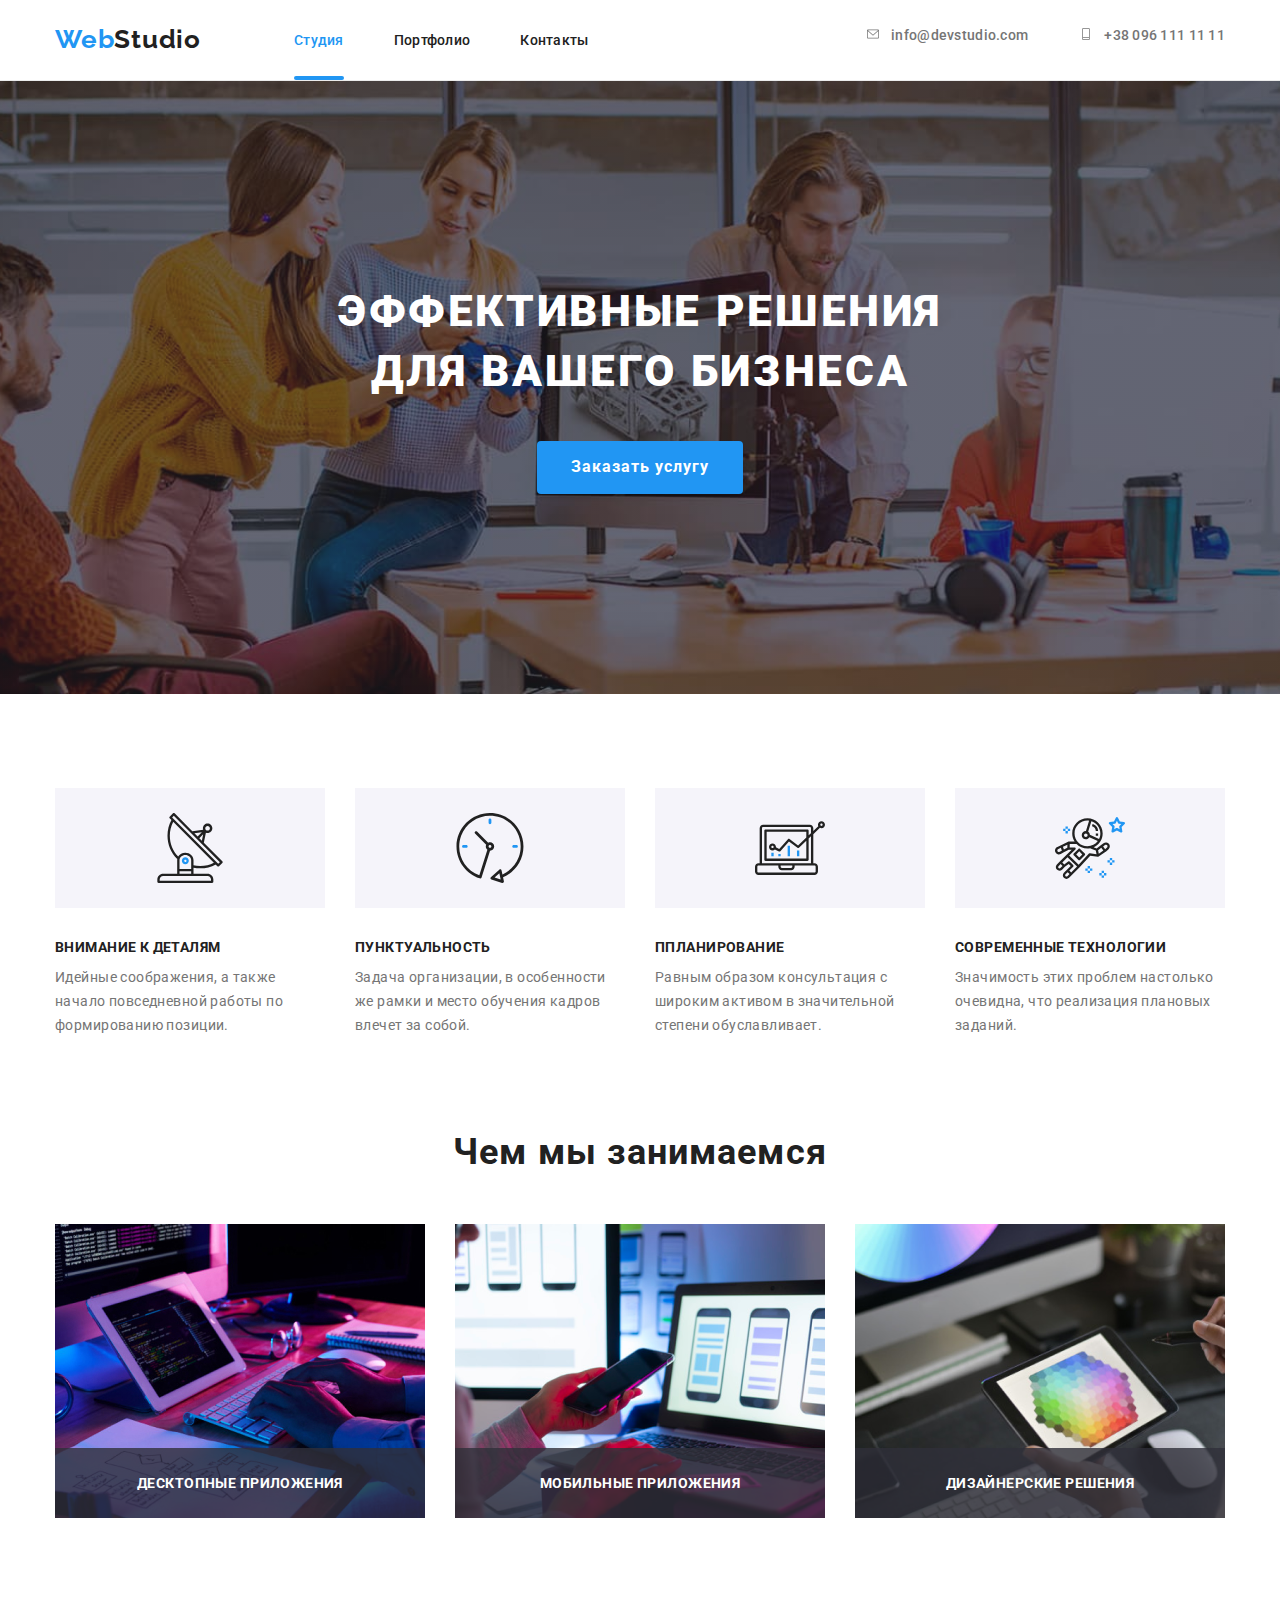
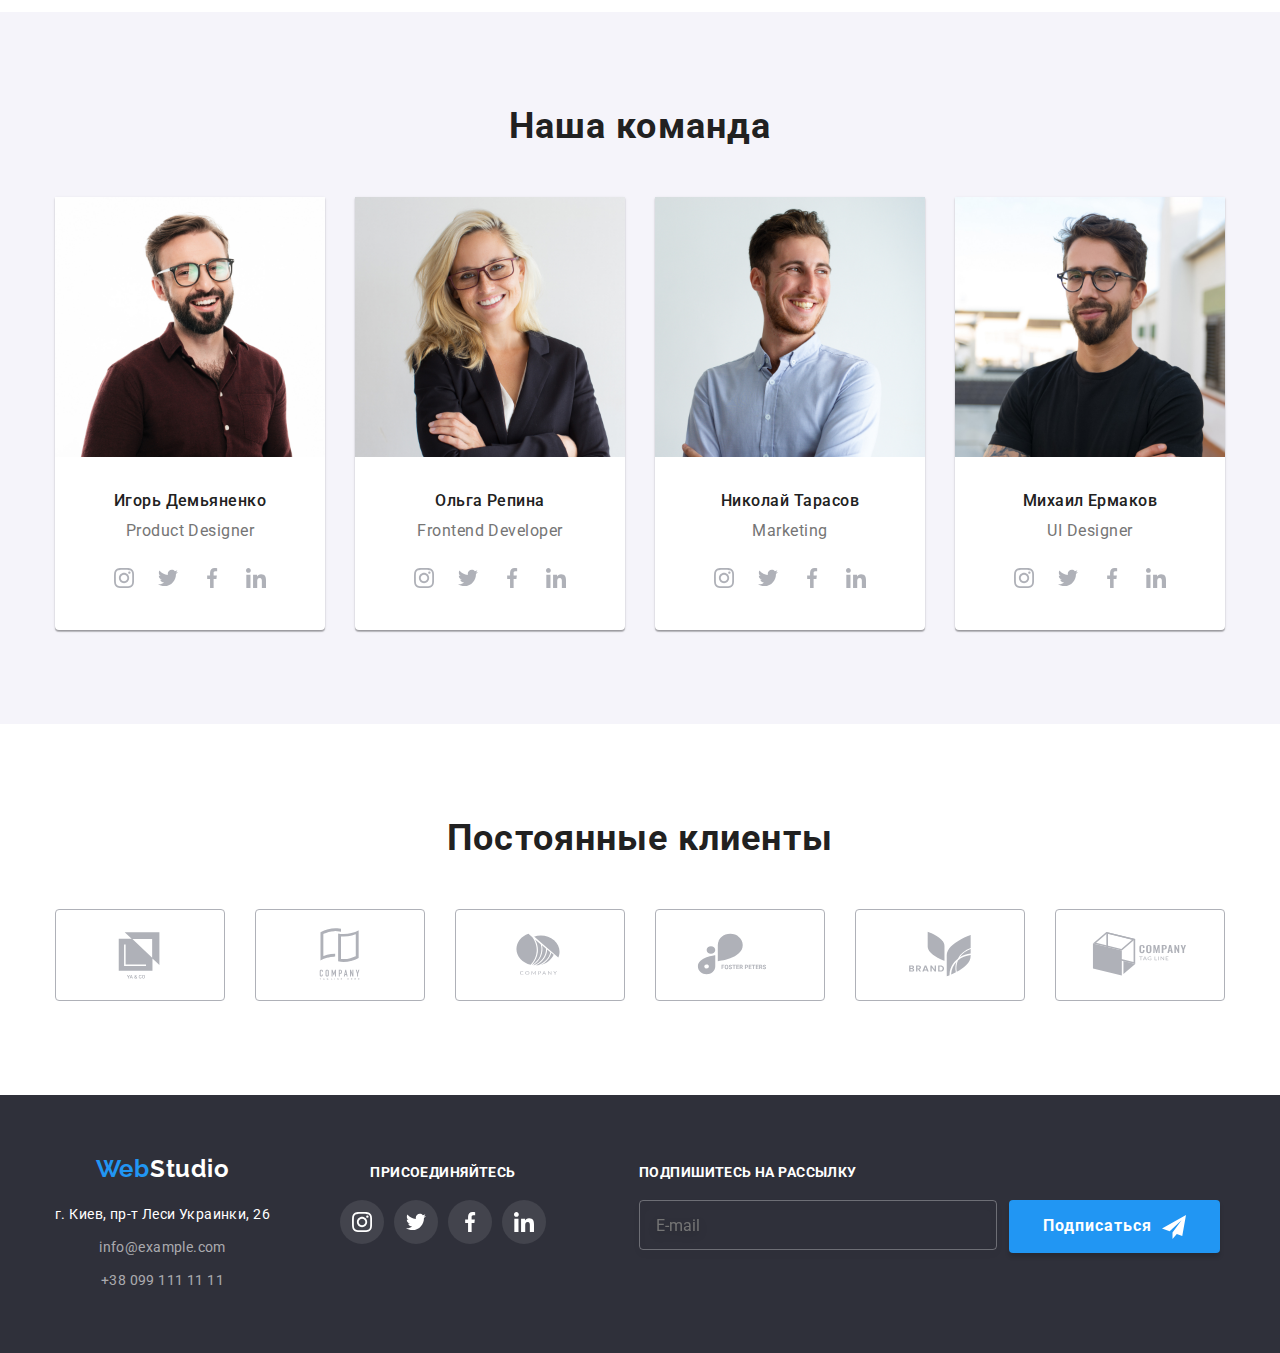
<file: index.html>
<!DOCTYPE html>
<html lang="en">
  <head>
    <meta charset="UTF-8" />
    <meta http-equiv="X-UA-Compatible" content="IE=edge" />
    <meta name="viewport" content="width=device-width, initial-scale=1.0" />
    <title>Document</title>
    <link rel="stylesheet" href="https://cdnjs.cloudflare.com/ajax/libs/modern-normalize/1.1.0/modern-normalize.min.css">
     <link
      rel="stylesheet"
      href="https://cdnjs.cloudflare.com/ajax/libs/animate.css/4.1.1/animate.min.css"
  />
    <!-- <link rel="stylesheet" href="css/styles.css"> -->
    <link rel="stylesheet" href="./css/main.css">
    <link href="https://fonts.googleapis.com/css2?family=Raleway:wght@700&family=Roboto:wght@400;500;700;900&display=swap" rel="stylesheet">
  </head>
  <body class="body">
    <header class="header">
      <div class="container header-container">
      <a class="logo text-list" href="">Web<span class="logo-web">Studio</span></a>
      <button class="menu-mob-open-button" type="button" >
           <svg class="mob-menu-open-icon button-burger" width="40" height="40">
        <use class="" href="./imeges/icons/symbol-defs.svg#icon-menu_mob-open22"></use>
      </svg>
      </button>
      <nav>
        <ul class="site-nav list">
          <li class="site-nav__item"><a href="index.html" class="site-nav__link current text-list">Студия</a></li>
          <li class="site-nav__item"><a href="portfoliol.html" class="site-nav__link text-list">Портфолио</a></li>
          <li class="site-nav__item"><a href="" class="site-nav__link text-list">Контакты</a></li>
        </ul>
      </nav>
      <ul class="connect list ">
        <li class="connect__item">
          <a href="mailto:info@devstudio.com" class="connect__link text-list">
            <svg class="connect__icon" width="16" height="12">
                      <use href="./imeges/icons/symbol-defs.svg#icon-envelope"></use>
            </svg>info@devstudio.com</a>
        </li>
        <li class="connect__item">
          <a href="tel:+380961111111" class="connect__link text-list">
               <svg class="connect__icon" width="16" height="12">
                      <use href="./imeges/icons/symbol-defs.svg#icon-Vector"></use>
               </svg>+38 096 111 11 11
          </a>
        </li>
      </ul>
    </div>

    
    <div class=" mob-menu is-hidden ">
      
      
      
<button type="button" class="menu-close-button">
            <svg class="button-burger" width="40" height="40">
                      <use class="icon-open-mobile" href="./imeges/icons/symbol-defs.svg#icon-close_40px-1"></use>
            </svg>
           </button>          

        <ul class="site-nav-menu list">
          <li class="mob-items"><a href="index.html" class="site-nav-menu-item current text-list">Студия</a></li>
          <li class="mob-items"><a href="portfoliol.html" class="site-nav-menu-item text-list">Портфолио</a></li>
          <li class="mob-items"><a href="" class="site-nav-menu-item text-list">Контакты</a></li>
        </ul>

      <div class="bot-men-wrap">
        <div class="">
        <ul class="mob-connect list ">
        <li class="mob-connect-item">
          <a href="tel:+380961111111" class="mob-connect-link text-list">+38 096 111 11 11</a>
        </li>

        <li class="mob-connect-item">
          <a href="mailto:info@devstudio.com" class="mob-connect-email text-list">info@devstudio.com</a>
        </li>

       
      </ul>

      <ul class="mob-soc list">
             <li class="mob-soc-item">
                <a class="mob-soc-link" href="">Instagram</a>
              </li>

              <li class="mob-soc-item">
                <a class="mob-soc-link" href="">Twitter</a>
              </li>

              <li class="mob-soc-item">
                <a class="mob-soc-link" href="">Facebook</a>
              </li>
              </li>

              <li class="mob-soc-item">
                <a class="mob-soc-link" href="">linkedin</a>
              </li>
            </ul>
            </div>
          </div>


        
    </div>

    </header>

    <!-- maine container -->
    
    <main>
      
      <!-- Hero -->
      <section class="hero">
        <div class="container">
        <h1 class="hero__title">ЭФФЕКТИВНЫЕ РЕШЕНИЯ ДЛЯ ВАШЕГО БИЗНЕСА</h1>
        <button type="button" class="btn button " data-modal-open>Заказать услугу</button>
        </div>
      </section>
      <!-- Переваги --> 
    <section class="features"> 
       <div class="container"> 
        <ul class="features-list list">
          <li class="features__item">
            <div class="icons__block">
                    <svg class="features__icon" width="70" height="70">
                      <use href="./imeges/icons/symbol-defs.svg#icon-antenna"></use>
                    </svg>
            </div>
            <h3 class="features__title">ВНИМАНИЕ К ДЕТАЛЯМ</h3>
            <p class="features__descriotion">
              Идейные соображения, а также начало повседневной работы по
              формированию позиции.
            </p>
          </li>
          <li class="features__item">
            <div class="icons__block">
              <svg class="features__icon" width="70" height="70">
                      <use href="./imeges/icons/symbol-defs.svg#icon-clock"></use>
              </svg> 
            </div>
            <h3 class="features__title">ПУНКТУАЛЬНОСТЬ</h3>
            <p class="features__descriotion">
              Задача организации, в особенности же рамки и место обучения кадров
              влечет за собой.
            </p>
          </li>
          <li class="features__item">
            <div class="icons__block">
              <svg class="features__icon" width="70" height="70">
                      <use href="./imeges/icons/symbol-defs.svg#icon-diagram"></use>
              </svg>
            </div> 
            <h3 class="features__title">ППЛАНИРОВАНИЕ</h3>
            <p class="features__descriotion">
              Равным образом консультация с широким активом в значительной
              степени обуславливает.
            </p>
          </li>
          <li class="features__item">
            <div class="icons__block">
                    <svg class="features__icon" width="70" height="70">
                      <use href="./imeges/icons/symbol-defs.svg#icon-astronaut"></use>
                    </svg>
            </div>
            <h3 class="features__title">СОВРЕМЕННЫЕ ТЕХНОЛОГИИ</h3>
            <p class="features__descriotion">
              Значимость этих проблем настолько очевидна, что реализация
              плановых заданий.
            </p>
          </li>
        </ul>
      </div> 
      </section>
  
      <!-- чем мы занимаэмся -->
   <section class="works-section">
       <div class="container">  
        <h2 class="works__title">Чем мы занимаемся</h2>
        <ul class="works__list list">
          
          <li class="works__elements">
              <img src="imeges/1.jpg" alt="набираэ на клавыатурі" width="370"/>
              <p class="works-sec__title">Десктопные приложения</p>
          </li>
          <li class="works__elements">
            <img src="imeges/2.png" alt="теелфон  ноут бук"  width="370" />
            <p class="works-sec__title">Мобильные приложения</p>
            
          </li>
          <li class="works__elements">
            <img src="imeges/3.png" alt="планшет екран" width="370" />
            <p class="works-sec__title">Дизайнерские решения</p>
          </li>
        </ul>
    </div>
   </section> 

   
      <!-- наша команда -->
     <section class="team">
      <div class="container">
        <h2 class="team__title">Наша команда</h2>
        <ul class="team__list list">

         
          <li class="team__elements">
           
          <picture>
                  <source srcset="./imeges/igor.jpg 1x,
                  ./imeges/igor2x.jpg 2x"
                  media="(min-width:1200px)">

                  <source srcset="./imeges/igor-tab-1x.jpg 1x,
                                  ./imeges/igor-tab-2x.jpg 2x"
                  media="(min-width:768px)">

                  <source srcset="./imeges/igor-mob.jpg 1x 320w,
                                  ./imeges/igor-mob-2x.jpg 2x"
                  media="(min-width:320px)">

                  <img 
                       
                      src="./imeges/igor.jpg" 
                      width="100%"
                      >
              
          </picture>

          <div class="names-content">
            <h3 class="team__names">Игорь Демьяненко</h3>
            <p class="team__position">Product Designer</p>

            <ul class="team-soc list">
              <li class="team-soc-item">
                <a class="team-soc-link" href="">
                    <svg class="team-soc-icon" width="20" height="20">
                      <use href="./imeges/icons/symbol-defs.svg#icon-instagram"></use>
                    </svg>
                </a>
              </li>

              <li class="team-soc-item">
                <a class="team-soc-link" href="">
                  <svg class="team-soc-icon" width="20" height="20">
                      <use class="soc-icon" href="./imeges/icons/symbol-defs.svg#icon-twitter"></use>
                  </svg>
                </a>
              </li>

              <li class="team-soc-item">
                <a class="team-soc-link" href="">
                    <svg class="team-soc-icon" width="20" height="20">
                      <use href="./imeges/icons/symbol-defs.svg#icon-facebook"></use>
                    </svg>
                </a>
              </li>

              <li class="team-soc-item">
                <a class="team-soc-link" href="">
                  <svg class="team-soc-icon width="20" height="20"" >
                      <use href="./imeges/icons/symbol-defs.svg#icon-linkedin"></use>
                  </svg>
                </a>
              </li>
            </ul>
          </div>
          </li>

          <li class="team__elements">
 <picture>
                  <source srcset="./imeges/olga.jpg 1x,
                                  ./imeges/olga-2x.jpg 2x"
                  media="(min-width:1200px)">

                  <source srcset="./imeges/olga-tab-1x.jpg 1x,
                                  ./imeges/olga-tab-2x.jpg 2x"
                  media="(min-width:768px)">

                  <source srcset="./imeges/olga-mob-1x.jpg 1x 320w,
                                  ./imeges/olga-mob-2x.jpg 2x"
                  media="(min-width:320px)">

                  <img 
                      class="team_element" 
                      src="./imeges/olga.jpg" 
                      width="100%"
                      >
             </picture>         
              <div class="names-content">
                <h3 class="team__names">Ольга Репина</h3>
                <p class="team__position">Frontend Developer</p>
              
          

            

          <ul class="team-soc list">
              <li class="team-soc-item">
                <a class="team-soc-link" href="">
                    <svg class="team-soc-icon" width="20" height="20">
                      <use href="./imeges/icons/symbol-defs.svg#icon-instagram"></use>
                    </svg>
                </a>
              </li>

              <li class="team-soc-item">
                <a class="team-soc-link" href="">
                  <svg class="team-soc-icon" width="20" height="20">
                      <use class="soc-icon" href="./imeges/icons/symbol-defs.svg#icon-twitter"></use>
                  </svg>
                </a>
              </li>

              <li class="team-soc-item">
                <a class="team-soc-link" href="">
                    <svg class="team-soc-icon" width="20" height="20">
                      <use href="./imeges/icons/symbol-defs.svg#icon-facebook"></use>
                    </svg>
                </a>
              </li>

              <li class="team-soc-item">
                <a class="team-soc-link" href="">
                  <svg class="team-soc-icon" width="20" height="20">
                      <use href="./imeges/icons/symbol-defs.svg#icon-linkedin"></use>
                  </svg>
                </a>
              </li>
            </ul>
            </div> 
          </li>

          <li class="team__elements">
           
<picture>
                  <source srcset="./imeges/nikolai.jpg 1x,
                                  ./imeges/nikolai-2x.jpg 2x"
                  media="(min-width:1200px)">

                  <source srcset="./imeges/mykola-tab-1x.jpg 1x,
                                  ./imeges/mykola-tab-2x.jpg 2x"
                  media="(min-width:768px)">

                  <source srcset="./imeges/mykola-mob-1x.jpg 1x 320w,
                                  ./imeges/mykola-mob-2x.jpg 2x"
                  media="(min-width:320px)">

                  <img 
                      class="team_element" 
                      src="./imeges/nikolai.jpg" 
                      width="100%"
                      >
             </picture>         

              <div class="names-content">
                <h3 class="team__names">Николай Тарасов</h3>
                <p class="team__position">Marketing</p>
            <ul class="team-soc list">
              <li class="team-soc-item">
                <a class="team-soc-link" href="">
                    <svg class="team-soc-icon" width="20" height="20">
                      <use href="./imeges/icons/symbol-defs.svg#icon-instagram"></use>
                    </svg>
                </a>
              </li>

              <li class="team-soc-item">
                <a class="team-soc-link" href="">
                  <svg class="team-soc-icon" width="20" height="20">
                      <use class="soc-icon" href="./imeges/icons/symbol-defs.svg#icon-twitter"></use>
                  </svg>
                </a>
              </li>

              <li class="team-soc-item">
                <a class="team-soc-link" href="">
                    <svg class="team-soc-icon" width="20" height="20">
                      <use href="./imeges/icons/symbol-defs.svg#icon-facebook"></use>
                    </svg>
                </a>
              </li>

              <li class="team-soc-item">
                <a class="team-soc-link" href="">
                  <svg class="team-soc-icon" width="20" height="20">
                      <use href="./imeges/icons/symbol-defs.svg#icon-linkedin"></use>
                  </svg>
                </a>
              </li>
            </ul>
          </div>
         </li>

          <li class="team__elements">
              
<picture>
                  <source srcset="./imeges/misha.jpg 1x,
                                  ./imeges/misha-2x.jpg 2x"
                  media="(min-width:1200px)">

                  <source srcset="./imeges/misha-tab-1x.jpg 1x,
                                  ./imeges/misha-tab-2x.jpg 2x"
                  media="(min-width:768px)">

                  <source srcset="./imeges/misha-mob-1x.jpg 1x ,
                                  ./imeges/misha-mob-2x.jpg 2x"
                  media="(min-width:480px)">

                  <img 
                      class="team_element" 
                      src="./imeges/misha.jpg" 
                      width="100%"
                      >
             </picture>         

                <div class="names-content">
                  <h3 class="team__names">Михаил Ермаков</h3>
                  <p class="team__position">UI Designer</p>
                    <ul class="team-soc list">

              <li class="team-soc-item">
                <a class="team-soc-link" href="">
                    <svg class="team-soc-icon" width="20" height="20">
                      <use href="./imeges/icons/symbol-defs.svg#icon-instagram"></use>
                    </svg>
                </a>
              </li>

              <li class="team-soc-item">
                <a class="team-soc-link" href="">
                  <svg class="team-soc-icon" width="20" height="20">
                      <use class="soc-icon" href="./imeges/icons/symbol-defs.svg#icon-twitter"></use>
                  </svg>
                </a>
              </li>

              <li class="team-soc-item">
                <a class="team-soc-link" href="">
                    <svg class="team-soc-icon" width="20" height="20">
                      <use href="./imeges/icons/symbol-defs.svg#icon-facebook"></use>
                    </svg>
                </a>
              </li>

              <li class="team-soc-item">
                <a class="team-soc-link" href="">
                  <svg class="team-soc-icon" width="20" height="20">
                      <use href="./imeges/icons/symbol-defs.svg#icon-linkedin"></use>
                  </svg>
                </a>
              </li>
            </ul>
              </div>
            </li>
          </ul>
        </div>
      </section>
      
      
      <section class="clients">
        <div class="container">
          <h2 class="clients__title">Постоянные клиенты</h2>
          <ul class="client-list list">
            <li class="clients-item">
              <a class="clients-link" href="">
                <svg class="clients-icon" width="106" height="60">
                  <use href="./imeges/icons/symbol-defs.svg#icon-Logo-1"></use>
                </svg>
              </a>
            </li>
            <li class="clients-item">
              <a class="clients-link" href="">
                <svg class="clients-icon" width="106" height="60">
                  <use href="./imeges/icons/symbol-defs.svg#icon-Logo-2">
                    
                  </use>
                </svg>
              </a>
            </li>
            <li class="clients-item">
              <a class="clients-link" href="">
                <svg class="clients-icon" width="106" height="60">
                  <use href="./imeges/icons/symbol-defs.svg#icon-Logo-3">
                    
                  </use>
                </svg>
              </a>
            </li>
            <li class="clients-item">
             <a class="clients-link" href="">
                <svg class="clients-icon" width="106" height="60">
                  <use href="./imeges/icons/symbol-defs.svg#icon-Logo-4">
                  </use>
                </svg>
              </a>
            </li>
            <li class="clients-item">
              <a class="clients-link" href="">
                <svg class="clients-icon" width="106" height="60">
                  <use href="./imeges/icons/symbol-defs.svg#icon-Logo-5">
                    
                  </use>
                </svg>
              </a>
            </li>
            <li class="clients-item">
              <a class="clients-link" href="">
                <svg class="clients-icon" width="106" height="60">
                  <use href="./imeges/icons/symbol-defs.svg#icon-Logo-6">
                  </use>
                </svg>
              </a>
            </li>
          </ul>

        </div>
      </section>
    </main> 

<!-- footer -->
 
<footer class="footer ">
  <div class="footer-cont container ">
    <div class="studio-section-footer ">    
          <a class="logo-footer text-list" href="">Web<span class="logo-studio">Studio</span></a>
          <address class="addres-global">
            <p class="address-item">г. Киев, пр-т Леси Украинки, 26</p>
            <ul class="list">
              <li class="contact-elment"><a class="ft-conntacts text-list" href="mailto:info@example.com">info@example.com</a></li>
              <li class="contact-elment"><a class="ft-conntacts text-list" href="tel:+380991111111">+38 099 111 11 11</a></li>
            </ul>
          </address>
    </div>

    <div class="Join-soc">
      <h3 class="join-title">присоединяйтесь</h3>
      <ul class="footer-soc list">
             <li class="footer-soc-item">
                <a class="footer-soc-link" href="">
                    <svg class="footer-soc-icon" width="20" height="20">
                      <use href="./imeges/icons/symbol-defs.svg#icon-instagram"></use>
                    </svg>
                </a>
              </li>

              <li class="footer-soc-item">
                <a class="footer-soc-link" href="">
                  <svg class="footer-soc-icon" width="20" height="20">
                      <use class="footer-soc-icon" href="./imeges/icons/symbol-defs.svg#icon-twitter"></use>
                  </svg>
                </a>
              </li>

              <li class="footer-soc-item">
                <a class="footer-soc-link" href="">
                    <svg class="footer-soc-icon" width="20" height="20">
                      <use href="./imeges/icons/symbol-defs.svg#icon-facebook"></use>
                    </svg>
                </a>
              </li>

              <li class="footer-soc-item">
                <a class="footer-soc-link" href="">
                  <svg class="footer-soc-icon" width="20" height="20">
                      <use href="./imeges/icons/symbol-defs.svg#icon-linkedin"></use>
                  </svg>
                </a>
              </li>
            </ul>
        </div>

      <div class="suscribe-container">
          <p class="ft-input-text">Подпишитесь на рассылку</p>
          
        <form class="ft-mail-form">
          <input class="ft-input-mail" 
                 type="email"
                 id="footer-mail"
                 placeholder="E-mail"
                 > 
                
          <label class="" for="footer-mail"></label>
          <button class="footer-mail btn--ft" type="submit" >Подписаться
             <svg class="footer-suscraibe-icon" width="24" height="24">
                  <use class="footer-soc-icon" href="./imeges/icons/symbol-defs.svg#icon-telegram"></use>
              </svg>
          </button>
          
        </form>
      </div>


      </div>  
  
      
    
    </footer>

      <div class="backdrop is-hidden" data-modal>
        <div class="modal">
          <button type="button" class="modal-close-bt" data-modal-close>
            <svg class="close-icon" width="18" height="18">
                      <use  href="./imeges/icons/symbol-defs.svg#icon-close-black"></use>
            </svg>
           </button>
          
  <!-- modal-elements -->
          
    <form name="signup_form" autocomplete="on"> 
      <p class="modal-title">Оставьте свои данные, мы вам перезвоним</p>
        <div class="input-all">
          <div class="input-title">
            <label  for="texts" class="modal-text-st">Имя</label>
            <div class="modal-input-wrap">
                <input class="modal-input"
                       type="text" 
                       name="texts " 
                       id="texts" 
                       minlength="2" 
                       required 
                       autofocus/> 
                  <svg class="input-icon" width="18" height="18">
                      <use href="./imeges/icons/symbol-defs.svg#icon-person"></use>
                  </svg>
            </div>

          </div>
          
          <div class="input-title">
            <label  for="tel" class="modal-text-st">Телефон</label>
            <div class="modal-input-wrap">
              <input
               class="modal-input" 
               type="tel" 
               name="tel" 
               id="tel" 
               minlength="2" 
               required
               value=""/>
                  <svg class="input-icon" width="18" height="18">
                    <use href="./imeges/icons/symbol-defs.svg#icon-phone"></use>
                </svg>
            </div>      
          </div>
          

          <div class="input-title"> 
            <label class="modal-text-st" for="emails">Почта</label>
               <div class="modal-input-wrap">
              <input 
                value=""
                class="modal-input" 
                type="email" 
                name="emails" 
                id="emails" 
                required 
                minlength="2" />
              <svg class="input-icon" width="18" height="18">
                      <use href="./imeges/icons/symbol-defs.svg#icon-email"></use>
              </svg>
            </div>
          </div> 
          
          <div class="input-title-coment">
            <label  class="modal-text-st" for="comments">Коментарий</label>
           
            <textarea
             name="comments" 
             id="comments" 
             class="coment-input" 
             placeholder="Введите текст" 
            ></textarea>  
                 
          </div>
        </div>

         
        <div>
          <input type="checkbox"
                 class="input-check visually-hidden"
                 id="input-check"
                 name="policy"
                 value="policy"
                 required
                 >
                 
          <label for="input-check" class="check-text">
            <span class="check-position">
                <svg class="check-icon" width="11" height="8">
                      <use href="./imeges/icons/symbol-defs.svg#icon-check"></use>
                  </svg>
            </span>Соглашаюсь с рассылкой и принимаю&nbsp;<a href="_blank" class="check-title-color" rel="noopener noreferrer"> Условия договора</a></label>
        </div>


            <button class="btn-modal-sbm button" type="submit">Отправить</button>
          
           
          </form>
                  </div>
                </div>
                <script src="./js/modal.js"></script>
                <script src="./js/menu.js"></script>
                


  </body>
</html>
</file>
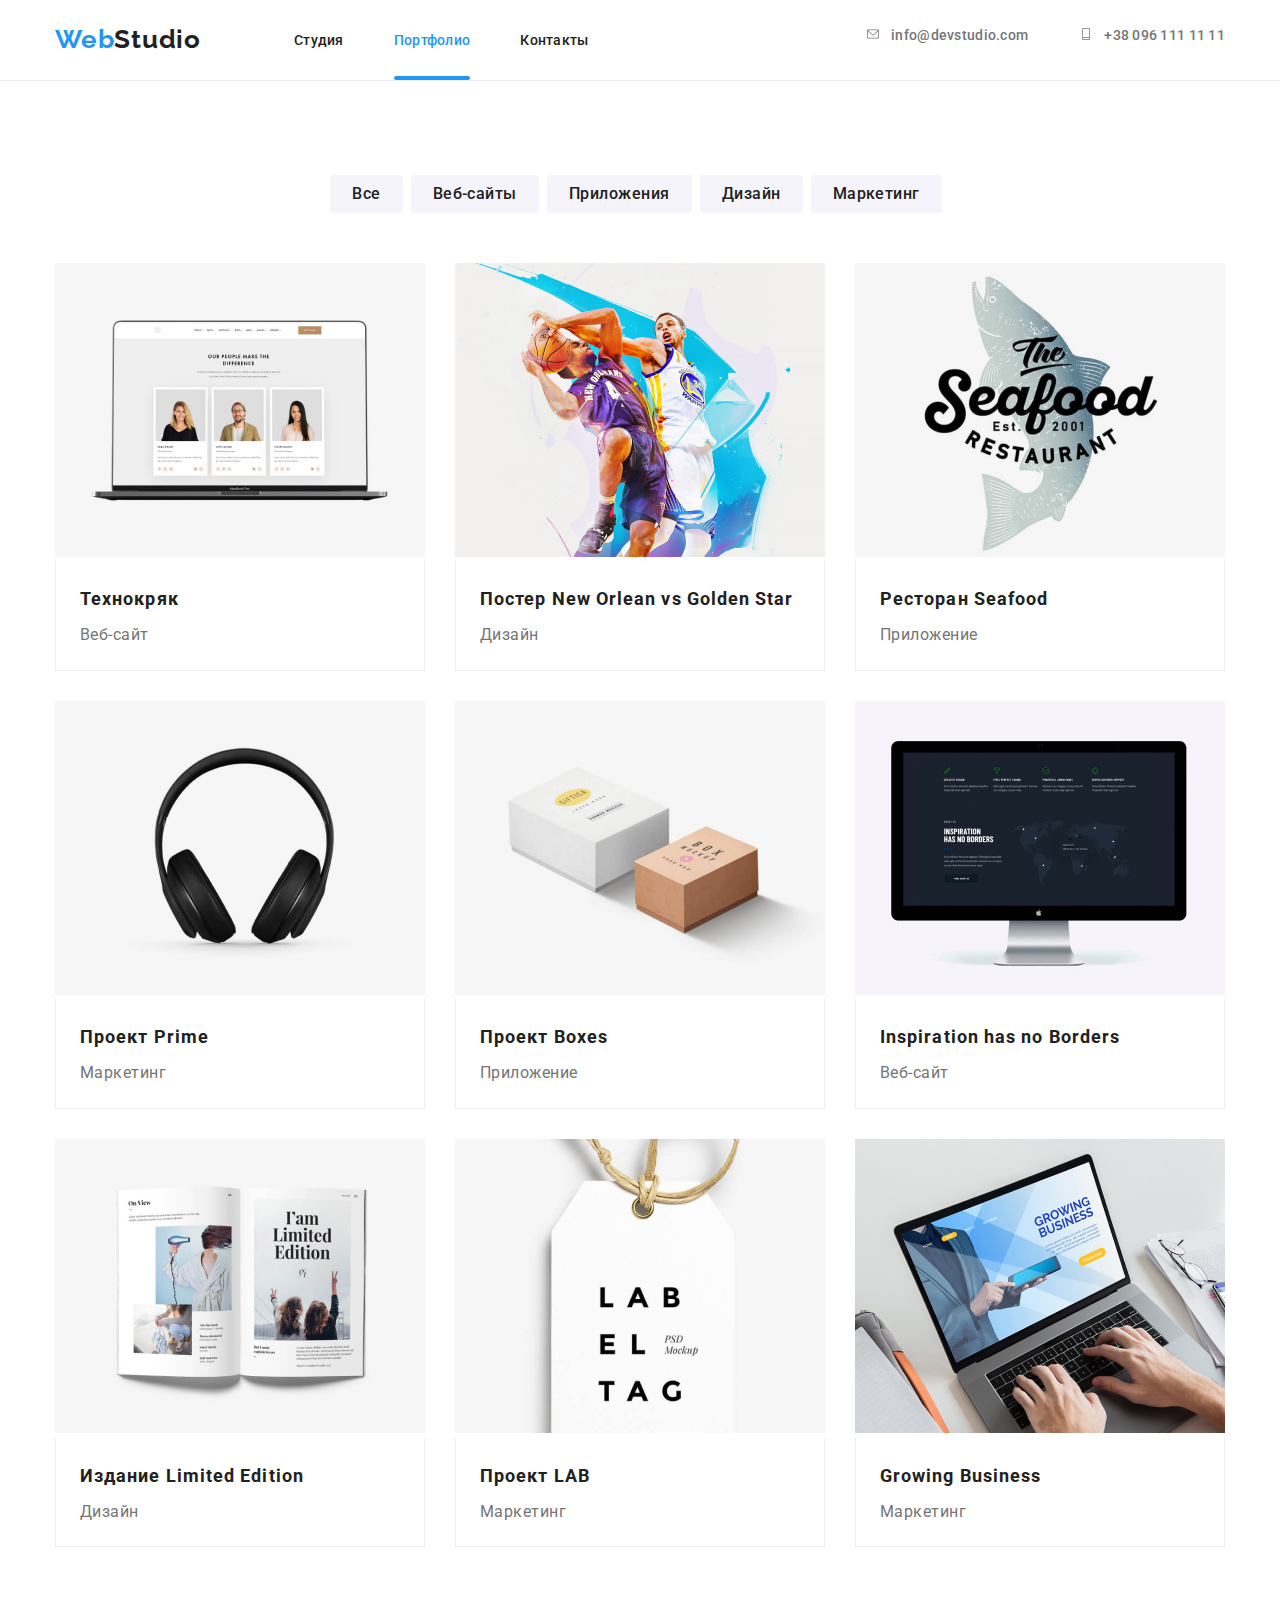
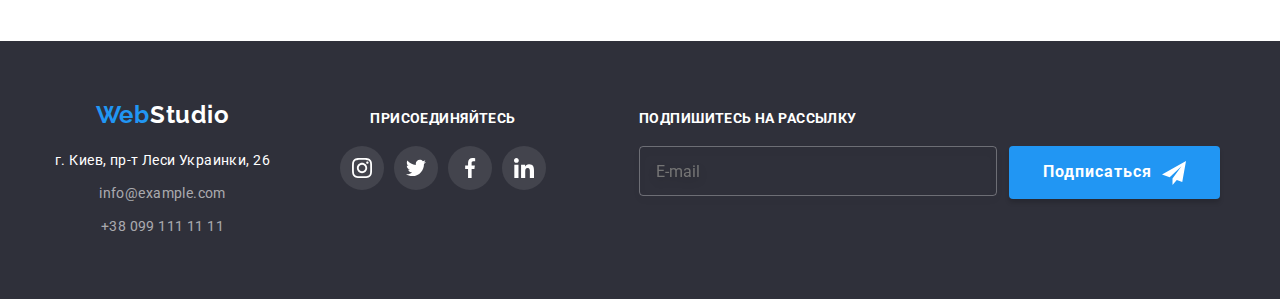
<file: portfoliol.html>
<!DOCTYPE html>
<html lang="en">
  <head>
    <meta charset="UTF-8" />
    <meta http-equiv="X-UA-Compatible" content="IE=edge" />
    <meta name="viewport" content="width=device-width, initial-scale=1.0" />
    <title>Document</title>
    <link rel="stylesheet" href="https://cdnjs.cloudflare.com/ajax/libs/modern-normalize/1.1.0/modern-normalize.min.css">
     <link
      rel="stylesheet"
      href="https://cdnjs.cloudflare.com/ajax/libs/animate.css/4.1.1/animate.min.css"
  />
    <!-- <link rel="stylesheet" href="css/styles.css"> -->
    <link rel="stylesheet" href="./css/main.css">
    <link href="https://fonts.googleapis.com/css2?family=Raleway:wght@700&family=Roboto:wght@400;500;700;900&display=swap" rel="stylesheet">
  </head>
  <body class="body">
    <header class="header">
      <div class="container header-container">
      <a class="logo text-list" href="">Web<span class="logo-web">Studio</span></a>
      <button class="menu-mob-open-button" type="button">
           <svg class="mob-menu-open-icon button-burger" width="40px" height="40px">
        <use class="" href="./imeges/icons/symbol-defs.svg#icon-menu_mob-open22"></use>
      </svg>
      </button>
      <nav>
        <ul class="site-nav list">
          <li class="site-nav__item"><a href="index.html" class="site-nav__link  text-list">Студия</a></li>
          <li class="site-nav__item"><a href="portfoliol.html" class="site-nav__link current text-list">Портфолио</a></li>
          <li class="site-nav__item"><a href="" class="site-nav__link text-list">Контакты</a></li>
        </ul>
      </nav>
      <ul class="connect list ">
        <li class="connect__item">
          <a href="mailto:info@devstudio.com" class="connect__link text-list">
            <svg class="connect__icon" width="16" height="12">
                      <use href="./imeges/icons/symbol-defs.svg#icon-envelope"></use>
            </svg>info@devstudio.com</a>
        </li>
        <li class="connect__item">
          <a href="tel:+380961111111" class="connect__link text-list">
               <svg class="connect__icon" width="16" height="12">
                      <use href="./imeges/icons/symbol-defs.svg#icon-Vector"></use>
               </svg>+38 096 111 11 11
          </a>
        </li>
      </ul>
    </div>

    </button>
    <div class=" mob-menu is-hidden ">
      
      
      
<button type="button" class="menu-close-button">
            <svg class="button-burger" width="40" height="40">
                      <use class="icon-open-mobile" href="./imeges/icons/symbol-defs.svg#icon-close_40px-1"></use>
            </svg>
           </button>          

        <ul class="site-nav-menu list">
          <li class="mob-items"><a href="index.html" class="site-nav-menu-item  text-list">Студия</a></li>
          <li class="mob-items"><a href="portfoliol.html" class="site-nav-menu-item current text-list">Портфолио</a></li>
          <li class="mob-items"><a href="" class="site-nav-menu-item text-list">Контакты</a></li>
        </ul>

      <div class="bot-men-wrap">
        <div class="">
        <ul class="mob-connect list ">
        <li class="mob-connect-item">
          <a href="tel:+380961111111" class="mob-connect-link text-list">+38 096 111 11 11</a>
        </li>

        <li class="mob-connect-item">
          <a href="mailto:info@devstudio.com" class="mob-connect-email text-list">info@devstudio.com</a>
        </li>

       
      </ul>

      <ul class="mob-soc list">
             <li class="mob-soc-item">
                <a class="mob-soc-link" href="">Instagram</a>
              </li>

              <li class="mob-soc-item">
                <a class="mob-soc-link" href="">Twitter</a>
              </li>

              <li class="mob-soc-item">
                <a class="mob-soc-link" href="">Facebook</a>
              </li>
              </li>

              <li class="mob-soc-item">
                <a class="mob-soc-link" href="">linkedin</a>
              </li>
            </ul>
            </div>
          </div>


        
    </div>

    </header>

<!-- main -->
    <main class="port-hero">
     <section class="portfolio-section">
      <div class="container">
            <ul class="list flex-navigation">
                <li class="fl-nav-item"><button type="button" class="nav-btn">Все</button></li>
                <li class="fl-nav-item"><button type="button" class="nav-btn">Веб-сайты</button></li>
                <li class="fl-nav-item"><button type="button" class="nav-btn">Приложения</button></li>
                <li class="fl-nav-item"><button type="button" class="nav-btn">Дизайн</button></li>
                <li class="fl-nav-item"><button type="button" class="nav-btn">Маркетинг</button></li>
            </ul>
            
        <ul class="list flex-container">
          <li class="flex-element">
              <a class="link-shadow" href="">
             <div class="text-wrap">

<picture>
                  <source srcset="./imeges/laptop.jpg 1x,
                                  ./imeges/laptop-2x.jpg 2x"
                  media="(min-width:1200px)">

                  <source srcset="./imeges/first-1x-tab.jpg 1x,
                                  ./imeges/first-2x-tab.jpg 2x"
                  media="(min-width:768px)">

                  <source srcset="./imeges/first-1x-mob.jpg 1x,
                                  ./imeges/first-2x-mob.jpg 2x"
                                
                  media="(min-width:320px)">

                <img src="./imeges/laptop.jpg" alt="" width="100%">
                
                  
              
          </picture>


               
                <p class="cards-info-text">
                  Ресурс предлагает комплексные предложения с разным уровнем функционала и сервисов. Все это позволит посетителю получить исчерпывающие сведения о компании или частном лице.
                </p>
             </div>
             <div class="projects-item">
                <h2 class="project">Технокряк</h2>  
                <p class="project-title">Веб-сайт</p>
            </div> 
            </a>
          </li>

            <li class="flex-element">
            <a class="link-shadow" href="">
              <div class="text-wrap">

<picture>
                  <source srcset="./imeges/bassketball.jpg 1x,
                                  ./imeges/bassketball-2x.jpg 2x"
                  media="(min-width:1200px)">

                  <source srcset="./imeges/basketball-1x-tab.jpg 1x,
                                  ./imeges/basketball-2x-tab.jpg 2x"
                  media="(min-width:768px)">

                  <source srcset="./imeges/basketball-1x-mob.jpg 1x,
                                  ./imeges/basketball-2x-mob.jpg 2x"
                                
                  media="(min-width:320px)">

                <img src="./imeges/bassketball.jpg" alt="" width="100%">
                
                  
              
          </picture>

                  
                 <p class="cards-info-text">
                  Ресурс предлагает комплексные предложения с разным уровнем функционала и сервисов. Все это позволит посетителю получить исчерпывающие сведения о компании или частном лице.</p>
             </div>
              <div class="projects-item">  
                  <h2 class="project">Постер New Orlean vs Golden Star</h2>
                  <P class="project-title">Дизайн</P>
              </div>
             </a>
            </li>

            <li class="flex-element">
              <a class="link-shadow" href="">
              <div class="text-wrap">

        <picture>
                  <source srcset="./imeges/fish.jpg 1x,
                                  ./imeges/fish-2x.jpg 2x"
                  media="(min-width:1200px)">

                  <source srcset="./imeges/seafood-1x-tab.jpg 1x,
                                  ./imeges/sea-food-2x-tab.jpg 2x"
                  media="(min-width:768px)">

                  <source srcset="./imeges/sea-food-1x-mob.jpg 1x,
                                  ./imeges/sea-food-2x-mob.jpg 2x"
                                
                  media="(min-width:320px)">

                <img src="./imeges/fish.jpg" alt="" width="100%">
                
                  
              
          </picture>

              
              <p class="cards-info-text">
                  Ресурс предлагает комплексные предложения с разным уровнем функционала и сервисов. Все это позволит посетителю получить исчерпывающие сведения о компании или частном лице.</p>
              </div>
              <div class="projects-item">
                  <h2 class="project">Ресторан Seafood</h2>
                  <P class="project-title">Приложение</P>
                </div> 
                </a> 
            </li> 
            

            <li class="flex-element">
              <a class="link-shadow" href="">
              <div class="text-wrap">

<picture>
                  <source srcset="./imeges/earphones.jpg 1x,
                                  ./imeges/earphones-2x.jpg 2x"
                  media="(min-width:1200px)">

                  <source srcset="./imeges/earphones-1x-tab.jpg 1x,
                                  ./imeges/earphones-2x-tab.jpg 2x"
                  media="(min-width:768px)">

                  <source srcset="./imeges/ear-phones-1x-mob.jpg 1x,
                                  ./imeges/ear-phones-2x-mob.jpg 2x"
                                
                  media="(min-width:320px)">

                <img src="./imeges/earphones.jpg" alt="" width="100%">
                
                  
              
          </picture>

              <p class="cards-info-text">
                  Ресурс предлагает комплексные предложения с разным уровнем функционала и сервисов. Все это позволит посетителю получить исчерпывающие сведения о компании или частном лице.</p>
              </div>
              <div class="projects-item">  
                  <h2 class="project">Проект Prime</h2>
                  <P class="project-title">Маркетинг</P>
              </div>
              </a>
            </li>

            <li class="flex-element">
              <a class="link-shadow" href="">
              <div class="text-wrap">

          <picture>
                  <source srcset="./imeges/boxes.jpg 1x,
                                  ./imeges/boxes-2x.jpg 2x"
                  media="(min-width:1200px)">

                  <source srcset="./imeges/box-1x-tab.jpg 1x,
                                  ./imeges/box-2x-tab.jpg 2x"
                  media="(min-width:768px)">

                  <source srcset="./imeges/boxes-1x-mob.jpg 1x,
                                  ./imeges/boxes-2x-mob.jpg 2x"
                  media="(min-width:320px)">     
                  
            <img src="./imeges/boxes.jpg" alt="" width="100%">        
              
          </picture>

              <p class="cards-info-text">
                  Ресурс предлагает комплексные предложения с разным уровнем функционала и сервисов. Все это позволит посетителю получить исчерпывающие сведения о компании или частном лице.</p>
              </div>
              <div class="projects-item">  
                <h2 class="project">Проект Boxes</h2>
                <P class="project-title">Приложение</P>
              </div>
              </a>
            </li>

            <li class="flex-element">
              <a class="link-shadow" href="">
              <div class="text-wrap">

<picture>
                  <source srcset="./imeges/monitor.jpg 1x,
                                  ./imeges/monitor-2x.jpg 2x"
                    
                  media="(min-width:1200px)">

                  <source srcset="./imeges/screen-1x-tab.jpg 1x,
                                  ./imeges/screen-2x-tab.jpg  2x"
                  media="(min-width:768px)">

                  <source srcset="./imeges/screen-1x-mob.jpg 1x,
                                  ./imeges/screen-2x-mob.jpg 2x"
                                
                  media="(min-width:320px)">

                <img src="./imeges/monitor.jpg" alt="" width="100%">
                
                  
              
          </picture>

              <p class="cards-info-text">
                  Ресурс предлагает комплексные предложения с разным уровнем функционала и сервисов. Все это позволит посетителю получить исчерпывающие сведения о компании или частном лице.</p>
              </div>
              <div class="projects-item">  
                <h2 class="project">Inspiration has no Borders</h2>
                <P class="project-title">Веб-сайт</P>
              </div>
              </a>
            </li>

            <li class="flex-element">
              <a class="link-shadow" href="">            
              <div class="text-wrap">

<picture>
                  <source srcset="./imeges/book.jpg 1x,
                                  ./imeges/book-2x.jpg 2x"
                  media="(min-width:1200px)">

                  <source srcset="./imeges/book-1x-tab.jpg 1x,
                                  ./imeges/book-2x-tab.jpg 2x"
                  media="(min-width:768px)">

                  <source srcset="./imeges/book-1x-mob.jpg 1x,
                                  ./imeges/book-2x-mob.jpg 2x"
                                
                  media="(min-width:320px)">

                <img src="./imeges/book.jpg" alt="" width="100%">
                
                  
              
          </picture>

              <p class="cards-info-text">
                  Ресурс предлагает комплексные предложения с разным уровнем функционала и сервисов. Все это позволит посетителю получить исчерпывающие сведения о компании или частном лице.</p>
              </div>
              <div class="projects-item">
                <h2 class="project">Издание Limited Edition</h2>  
                <P class="project-title">Дизайн</P>
              </div> 
              </a> 
            </li>

            <li class="flex-element">
              <a class="link-shadow" href="">
              <div class="text-wrap">

            <picture>
                  <source srcset="./imeges/tagring.jpg 1x,
                                  ./imeges/tagring-2x.jpg 2x"
                  media="(min-width:1200px)">

                  <source srcset="./imeges/tag-1x-tab.jpg 1x,
                                  ./imeges/tag-2x-tab.jpg 2x"
                  media="(min-width:768px)">

                  <source srcset="./imeges/tag-1x-mob.jpg 1x,
                                  ./imeges/tag-2x-mob.jpg 2x"
                                
                  media="(min-width:320px)">

                <img src="./imeges/tagring.jpg" alt="" width="100%">
                
                  
              
          </picture>

             
              <p class="cards-info-text">
                  Ресурс предлагает комплексные предложения с разным уровнем функционала и сервисов. Все это позволит посетителю получить исчерпывающие сведения о компании или частном лице.</p>
              </div>
              <div class="projects-item"> 
                <h2 class="project">Проект LAB</h2>
                <P class="project-title">Маркетинг</P>
              </div> 
              </a>   
            </li>
                
            <li class="flex-element"> 
              <a class="link-shadow" href="">
              <div class="text-wrap">

<picture>
                  <source srcset="./imeges/last-picture.jpg 1x,
                                  ./imeges/lastpicture-2x.jpg 2x"
                  media="(min-width:1200px)">

                  <source srcset="./imeges/laptop-1x-tab.jpg 1x,
                                  ./imeges/laptop-2x-tab.jpg 2x"
                  media="(min-width:768px)">

                  <source srcset="./imeges/laptop-1x-mob.jpg 1x,
                                  ./imeges/laptop-2x-mob.jpg 2x"
                                
                  media="(min-width:320px)">

                <img src="./imeges/last-picture.jpg" alt="" width="100%">
                
                  
              
          </picture>
              <p class="cards-info-text">
                  Ресурс предлагает комплексные предложения с разным уровнем функционала и сервисов. Все это позволит посетителю получить исчерпывающие сведения о компании или частном лице.</p>
              </div>
              <div class="projects-item">  
                <h2 class="project">Growing Business</h2>
                <P class="project-title">Маркетинг</P>
              </div>
              </a> 
              </li>
          </ul>
        </div>
      </section>
    </main>
    

<!-- footer -->

<footer class="footer ">
  <div class="footer-cont container ">
    <div class="studio-section-footer ">    
          <a class="logo-footer text-list" href="">Web<span class="logo-studio">Studio</span></a>
          <address class="addres-global">
            <p class="address-item">г. Киев, пр-т Леси Украинки, 26</p>
            <ul class="list">
              <li class="contact-elment"><a class="ft-conntacts text-list" href="mailto:info@example.com">info@example.com</a></li>
              <li class="contact-elment"><a class="ft-conntacts text-list" href="tel:+380991111111">+38 099 111 11 11</a></li>
            </ul>
          </address>
    </div>

    <div class="Join-soc">
      <h3 class="join-title">присоединяйтесь</h3>
      <ul class="footer-soc list">
             <li class="footer-soc-item">
                <a class="footer-soc-link" href="">
                    <svg class="footer-soc-icon" width="20" height="20">
                      <use href="./imeges/icons/symbol-defs.svg#icon-instagram"></use>
                    </svg>
                </a>
              </li>

              <li class="footer-soc-item">
                <a class="footer-soc-link" href="">
                  <svg class="footer-soc-icon" width="20" height="20">
                      <use class="footer-soc-icon" href="./imeges/icons/symbol-defs.svg#icon-twitter"></use>
                  </svg>
                </a>
              </li>

              <li class="footer-soc-item">
                <a class="footer-soc-link" href="">
                    <svg class="footer-soc-icon" width="20" height="20">
                      <use href="./imeges/icons/symbol-defs.svg#icon-facebook"></use>
                    </svg>
                </a>
              </li>

              <li class="footer-soc-item">
                <a class="footer-soc-link" href="">
                  <svg class="footer-soc-icon" width="20" height="20">
                      <use href="./imeges/icons/symbol-defs.svg#icon-linkedin"></use>
                  </svg>
                </a>
              </li>
            </ul>
        </div>

      <div class="suscribe-container">
          <p class="ft-input-text">Подпишитесь на рассылку</p>
          
        <form class="ft-mail-form">
          <input class="ft-input-mail" 
                 type="email"
                 id="footer-mail"
                 placeholder="E-mail"
                 > 
                
          <label class="" for="footer-mail"></label>
          <button class="footer-mail btn--ft" type="submit" >Подписаться
             <svg class="footer-suscraibe-icon" width="24" height="24">
                  <use class="footer-soc-icon" href="./imeges/icons/symbol-defs.svg#icon-telegram"></use>
              </svg>
          </button>
          
        </form>
      </div>


      </div>  
  
      
    
    </footer>
        <script src="./js/menu.js"></script>
  </body>
</html>
</file>
<file: css/main.css>
@charset "UTF-8";
.hero {
  text-align: center;
  max-width: 1600px;
  background-color: #2f303a;
  background: linear-gradient(to right, rgba(47, 48, 58, 0.4), rgba(47, 48, 58, 0.4)), url(../imeges/Header-bg-mob.jpg);
  background-repeat: no-repeat;
  background-position: center;
  background-size: cover;
  padding-top: 118px;
  padding-bottom: 118px;
}

@media screen and (max-width: 399px) {
  .hero {
    padding-top: 70px;
    padding-bottom: 70px;
  }
}

@media screen and (min-width: 320px) and (max-width: 767px) {
  .hero {
    background: linear-gradient(to right, rgba(47, 48, 58, 0.4), rgba(47, 48, 58, 0.4)), url(../imeges/Header-bg-mob.jpg);
    background-repeat: no-repeat;
    background-position: center;
    background-size: cover;
  }
}

@media screen and (min-width: 320px) and (max-width: 767px) and (min-device-pixel-ratio: 2), screen and (min-width: 320px) and (max-width: 767px) and (min-resolution: 192dpi), screen and (min-width: 320px) and (max-width: 767px) and (min-resolution: 2dppx) {
  .hero {
    background: linear-gradient(to right, rgba(47, 48, 58, 0.4), rgba(47, 48, 58, 0.4)), url(../imeges/hero-bg-mob2x.jpg);
    background-position: center;
    background-size: cover;
  }
}

@media screen and (min-width: 768px) {
  .hero {
    background: linear-gradient(to right, rgba(47, 48, 58, 0.4), rgba(47, 48, 58, 0.4)), url(../imeges/hero-bg-tablet.jpg);
    padding-bottom: 118px;
    padding-top: 118px;
    background-repeat: no-repeat;
    background-position: center;
    background-size: cover;
  }
}

@media screen and (min-width: 768px) and (min-device-pixel-ratio: 2), screen and (min-width: 768px) and (min-resolution: 192dpi), screen and (min-width: 768px) and (min-resolution: 2dppx) {
  .hero {
    background: linear-gradient(to right, rgba(47, 48, 58, 0.4), rgba(47, 48, 58, 0.4)), url(../imeges/hero-bg-tablet2x.jpg);
    background-position: center;
    background-size: cover;
  }
}

@media screen and (min-width: 1200px) {
  .hero {
    background: linear-gradient(to right, rgba(47, 48, 58, 0.4), rgba(47, 48, 58, 0.4)), url(../imeges/head.jpg);
    background-repeat: no-repeat;
    background-position: center;
    background-size: cover;
    margin: auto;
    padding-top: 200px;
    padding-bottom: 200px;
  }
}

@media (min-device-pixel-ratio: 2), (min-resolution: 192dpi), (min-resolution: 2dppx) {
  .hero {
    background: linear-gradient(to right, rgba(47, 48, 58, 0.4), rgba(47, 48, 58, 0.4)), url(../imeges/hero-bg-desktop.jpg);
    background-position: center;
    background-size: cover;
  }
}

.hero__title {
  margin-bottom: 40px;
  font-family: 'Roboto';
  font-style: normal;
  font-weight: 900;
  font-size: 26px;
  line-height: 42px;
  text-align: center;
  letter-spacing: 0.06em;
  text-transform: uppercase;
  color: #FFFFFF;
}

@media screen and (min-width: 768px) {
  .hero__title {
    width: 360px;
    height: 84px;
    margin: auto;
    margin-bottom: 40px;
  }
}

@media screen and (min-width: 1200px) {
  .hero__title {
    width: 696px;
    height: 120px;
    font-size: 44px;
    line-height: 60px;
  }
}

.header {
  background-color: #ffffff;
  border-bottom: 1px solid #ececec;
}

.header-container {
  display: flex;
  align-items: center;
}

@media screen and (min-width: 768px) {
  .header-container {
    height: 80px;
  }
}

@media screen and (max-width: 767px) {
  .header-container {
    margin-right: auto;
  }
}

.logo {
  margin-right: 93px;
  font-family: "Raleway";
  font-weight: 700;
  font-size: 26px;
  line-height: 1.9;
  letter-spacing: 0.03em;
  color: var(--accent-color);
}

@media screen and (max-width: 767px) {
  .logo {
    margin-right: auto;
  }
}

.logo-web {
  color: var(--primary-text-color);
}

/* -------------- site-nav ---------------- */
.site-nav {
  display: flex;
}

@media screen and (max-width: 767px) {
  .site-nav {
    display: none;
  }
}

.site-nav .site-nav__link.current {
  color: #2196F3;
}

.site-nav-menu-item.current {
  color: #2196F3;
}

.site-nav .site-nav__link.current::after {
  color: var(--accent-color);
  background: #2196F3;
  content: "";
  width: 100%;
  height: 4px;
  border-radius: 2px;
  position: absolute;
  display: block;
  bottom: -32px;
  left: 0;
}

.site-nav .site-nav__item + .site-nav__item {
  margin-left: 50px;
}

.site-nav .site-nav__link {
  display: flex;
  color: var(--primary-text-color);
  font-weight: 500;
  font-size: 14px;
  line-height: 16px;
  letter-spacing: 0.02em;
  position: relative;
  transition: color 250ms cubic-bezier(0.4, 0, 0.2, 1);
}

.site-nav .sit-nav__link:hover,
.site-nav .sit-nav__link:focus {
  color: var(--accent-color);
}

/* ---contacts------ */
.connect__icon {
  justify-content: center;
  text-align: center;
  margin-right: 10px;
  fill: currentColor;
}

.connect {
  display: flex;
  margin-left: auto;
}

@media screen and (min-width: 768px) and (max-width: 1199px) {
  .connect {
    flex-direction: column;
  }
}

@media screen and (min-width: 100px) and (max-width: 767px) {
  .connect {
    display: none;
  }
}

.connect__item:not(:last-child) {
  margin-bottom: 10px;
}

@media screen and (min-width: 1200px) {
  .connect__item + .connect__item {
    margin-left: 50px;
  }
}

.connect__link {
  font-weight: 500;
  font-size: 14px;
  line-height: 16px;
  letter-spacing: 0.02em;
  color: var(--secondary-text-color);
  transition: color 250ms cubic-bezier(0.4, 0, 0.2, 1);
}

.connect__item
.connect__link:hover {
  color: var(--accent-color);
  transition: color 250ms cubic-bezier(0.4, 0, 0.2, 1);
}

.connect__item
.connect__link:focus {
  color: var(--accent-color);
  fill: var(accent-color);
  transition: color 250ms cubic-bezier(0.4, 0, 0.2, 1);
}

.mob-menu-open-icon {
  display: flex;
}

.menu-mob-open-button {
  border-style: none;
  background-color: transparent;
}

@media screen and (min-width: 768px) {
  .menu-mob-open-button {
    display: none;
  }
}

.menu-close-button {
  display: block;
  margin-left: auto;
  margin-bottom: 8.33px;
  border-style: none;
  background-color: transparent;
  padding: 12px 8px;
  position: fixed;
  top: 15px;
  right: 15px;
  z-index: 2;
}

.button-burger {
  top: 15px;
  right: 15px;
  z-index: 2;
  fill: black;
  transition: fill 250ms cubic-bezier(0.4, 0, 0.2, 1);
}

.button-burger:hover, .button-burger:focus {
  fill: var(--accent-color);
  cursor: pointer;
}

.mob-menu {
  transition: transform 1250ms cubic-bezier(0.4, 0, 0.2, 1);
  position: fixed;
  z-index: 1;
  top: 0;
  left: 0;
  background-color: #ffffff;
  width: 100vw;
  height: 100vh;
  padding-top: 48px;
  padding-bottom: 48px;
  padding-left: 40px;
  padding-right: 40px;
  display: flex;
  flex-direction: column;
  justify-content: space-between;
  transition: opacity 500ms, visibility 500ms;
}

.mob-soc-link {
  padding-right: 10px;
}

.mob-soc-link:first-child {
  padding-left: 0;
}

.mob-soc-item:not(:first-child) {
  padding-left: 10px;
}

.site-nav-menu-item {
  font-family: 'Roboto';
  font-style: normal;
  font-weight: 500;
  font-size: 40px;
  line-height: 47px;
  text-align: center;
  letter-spacing: 0.02em;
  color: #212121;
}

.mob-items:not(:last-child) {
  margin-bottom: 32px;
}

@media screen and (max-width: 1199px) {
  .connect__item {
    margin-left: 0px;
  }
}

.mob-connect-link {
  font-family: 'Roboto';
  font-style: normal;
  font-weight: 500;
  font-size: 34px;
  line-height: 40px;
  letter-spacing: 0.02em;
  color: #2196F3;
}

.mob-connect-item:not(:last-child) {
  margin-bottom: 32px;
}

.mob-connect-email {
  font-family: 'Roboto';
  font-style: normal;
  font-weight: 500;
  font-size: 24px;
  line-height: 1.17;
  letter-spacing: 0.02em;
  margin-bottom: 64px;
  color: #757575;
}

.mob-soc {
  display: flex;
  margin-top: 64px;
  flex-wrap: wrap;
  margin-top: 64px;
}

.mob-soc-link {
  font-family: 'Roboto';
  font-style: normal;
  font-weight: 500;
  font-size: 18px;
  line-height: 1.22;
  letter-spacing: 0.02em;
  color: #2196F3;
  padding: 0px 10px 0px 10px;
  border-right: 1px solid rgba(33, 33, 33, 0.2);
  text-decoration: none;
}

.ft-input-text {
  font-weight: 700;
  font-size: 14px;
  line-height: 16px;
  letter-spacing: 0.03em;
  text-transform: uppercase;
  color: #FFFFFF;
  margin-bottom: 20px;
  text-align: center;
}

@media screen and (min-width: 1200px) {
  .ft-input-text {
    text-align: left;
  }
}

.ft-input-mail {
  height: 50px;
  border: 1px solid rgba(255, 255, 255, 0.3);
  filter: drop-shadow(0px 4px 4px rgba(0, 0, 0, 0.15));
  border-radius: 4px;
  margin-right: 12px;
  padding-left: 16px;
  background-color: transparent;
  transition: color 250ms cubic-bezier(0.4, 0, 0.2, 1);
}

@media screen and (max-width: 399px) {
  .ft-input-mail {
    min-width: 200px;
    margin-left: 10px;
  }
}

@media screen and (min-width: 480px) and (max-width: 1199px) {
  .ft-input-mail {
    min-width: 450px;
  }
}

@media screen and (min-width: 1200px) {
  .ft-input-mail {
    min-width: 358px;
  }
}

.ft-mail-form {
  display: flex;
}

@media screen and (max-width: 767px) {
  .ft-mail-form {
    display: block;
    width: 100%;
  }
}

@media screen and (min-width: 768px) and (max-width: 1199px) {
  .ft-mail-form {
    display: block;
  }
}

@media screen and (min-width: 480px) and (max-width: 1199px) {
  .suscribe-container {
    min-width: 480px;
    height: auto;
  }
}

@media screen and (max-width: 767px) {
  .suscribe-container {
    margin-left: auto;
    margin-right: auto;
    margin-top: 60px;
    text-align: center;
    width: 100%;
  }
}

@media screen and (min-width: 768px) and (max-width: 1199px) {
  .suscribe-container {
    margin-top: 60px;
  }
}

@media screen and (min-width: 1200px) {
  .suscribe-container {
    margin-left: 93px;
  }
}

.footer-suscraibe-icon {
  margin-left: 10px;
}

.btn--ft {
  display: flex;
  font-family: inherit;
  font-weight: 700;
  font-size: 16px;
  line-height: 1.8;
  align-items: center;
  letter-spacing: 0.06em;
  color: #FFFFFF;
  border-color: transparent;
  background-color: var(--accent-color);
  box-shadow: 0px 4px 4px rgba(0, 0, 0, 0.15);
  border-radius: 4px;
  padding: 10px 32px;
  transition: color 250ms cubic-bezier(0.4, 0, 0.2, 1);
}

@media screen and (max-width: 1199px) {
  .btn--ft {
    margin-left: auto;
    margin-right: auto;
    margin-top: 20px;
  }
}

/* start */
@media screen and (max-width: 767px) {
  .studio-section-footer {
    margin: auto;
  }
}

@media screen and (min-width: 1200px) {
  .studio-section-footer {
    margin-right: 70px;
  }
}

.footer {
  background: #2F303A;
  padding-top: 60px;
  padding-bottom: 60px;
  text-align: center;
}

.logo-footer {
  font-family: "Raleway";
  font-weight: 700;
  font-size: 26px;
  line-height: 1.9;
  letter-spacing: 0.03em;
  color: var(--accent-color);
}

@media (min-width: 768px) {
  .logo-footer {
    display: flex;
    flex-wrap: wrap;
    justify-content: center;
    text-align: center;
    font-weight: 700;
    font-size: 24px;
    line-height: 28px;
    text-align: center;
    letter-spacing: 0.03em;
    margin-bottom: 20px;
  }
}

.logo-studio {
  color: var(--white-color);
  box-sizing: border-box;
}

.addres-global {
  font-style: normal;
  margin-top: 20px;
}

@media screen and (max-width: 1199px) {
  .addres-global {
    text-align: center;
  }
}

.address-item {
  margin-bottom: 9px;
  font-size: 14px;
  line-height: 1.71;
  letter-spacing: 0.03em;
  color: var(--white-color);
}

@media screen and (max-width: 1199px) {
  .address-item {
    display: flex;
    flex-direction: column;
    justify-content: center;
    align-items: center;
    margin-bottom: 8px;
  }
}

.ft-conntacts {
  font-size: 14px;
  line-height: 1.71;
  letter-spacing: 0.03em;
  color: rgba(255, 255, 255, 0.6);
}

.contact-elment:last-child {
  margin-top: 9px;
}

@media screen and (max-width: 1199px) {
  .contact-elment:last-child {
    margin-top: 8px;
  }
}

.footer-cont {
  display: flex;
  padding-left: 15px;
  padding-right: 15px;
  margin: 0 auto;
  align-items: baseline;
}

@media screen and (max-width: 767px) {
  .footer-cont {
    display: flex;
    flex-direction: column;
    width: 100%;
  }
}

@media screen and (min-width: 768px) and (max-width: 1199px) {
  .footer-cont {
    display: block;
    display: flex;
    flex-wrap: wrap;
    justify-content: space-evenly;
    align-items: baseline;
  }
}

.footer-soc {
  display: flex;
  justify-content: center;
  text-align: center;
  margin-top: 20px;
  text-align: center;
}

.footer-soc-item + .footer-soc-item {
  margin-left: 10px;
}

.footer-soc-link {
  width: 44px;
  height: 44px;
  border-radius: 50%;
  display: flex;
  justify-content: center;
  align-items: center;
  background-color: #43444d;
  transition: background-color 250ms cubic-bezier(0.4, 0, 0.2, 1);
}

.footer-soc-icon {
  fill: #ffffff;
}

.join-title {
  margin-bottom: 20px;
  font-family: 'Roboto';
  font-style: normal;
  font-weight: 700;
  font-size: 14px;
  line-height: 16px;
  letter-spacing: 0.03em;
  text-transform: uppercase;
  color: #FFFFFF;
  fill: #afb1b8;
}

@media screen and (max-width: 1199px) {
  .join-title {
    text-align: center;
  }
}

@media screen and (max-width: 767px) {
  .Join-soc {
    margin-left: auto;
    margin-right: auto;
    margin-top: 60px;
  }
}

.footer-soc-link:hover {
  background-color: var(--accent-color);
}

.footer-soc-link:hover .footer-soc-icon {
  fill: #ffffff;
}

.footer-soc-link:focus {
  background-color: var(--accent-color);
}

.footer-soc-link:focus .footer-soc-icon {
  fill: #ffffff;
}

.features__icon {
  margin-top: 25px;
}

.icons__block {
  height: 120px;
  justify-content: center;
  text-align: center;
  background-color: #F5F4FA;
  margin: auto;
}

.features {
  padding-top: 60px;
  padding-bottom: 60px;
}

@media screen and (min-width: 768px) {
  .features {
    padding-top: 60px;
    padding-bottom: 60px;
  }
}

@media screen and (min-width: 1200px) {
  .features {
    padding-top: 94px;
    padding-bottom: 94px;
  }
}

@media screen and (min-width: 738px) {
  .features-list {
    margin-bottom: -30px;
    display: flex;
    flex-wrap: wrap;
    margin-left: -30px;
  }
}

.features__item {
  margin-bottom: 30px;
  width: calc(100% / 2 - 30px);
  margin-left: 30px;
}

@media screen and (max-width: 768px) {
  .features__item {
    width: 100%;
    margin-left: 0px;
  }
}

@media screen and (min-width: 1200px) {
  .features__item {
    width: calc(100% / 4 - 30px);
  }
}

@media screen and (max-width: 767px) {
  .features__item:last-child {
    margin-bottom: 0;
  }
}

.features__title {
  font-weight: 700;
  font-size: 14px;
  line-height: 1.3;
  letter-spacing: 0.03em;
  text-transform: uppercase;
  color: var(--primary-text-color);
  margin-top: 0px;
  margin-bottom: 10px;
  margin-top: 30px;
}

.features__descriotion {
  font-size: 14px;
  line-height: 1.71;
  letter-spacing: 0.03em;
  color: #757575;
}

.clients {
  padding-top: 60px;
  padding-bottom: 60px;
}

@media screen and (min-width: 768px) {
  .clients {
    padding-top: 60px;
    padding-bottom: 60px;
  }
}

@media screen and (min-width: 1200px) {
  .clients {
    padding-top: 94px;
    padding-bottom: 94px;
  }
}

.client-list {
  flex-wrap: wrap;
  display: flex;
  justify-content: center;
}

@media screen and (max-width: 399px) {
  .client-list {
    flex-direction: column;
    flex-wrap: nowrap;
    margin: 0px;
    align-items: center;
  }
}

@media screen and (min-width: 400px) and (max-width: 479px) {
  .client-list {
    flex-wrap: wrap;
    justify-content: center;
  }
}

@media screen and (min-width: 480px) and (max-width: 767px) {
  .client-list {
    flex-wrap: wrap;
    margin: -15px;
  }
}

@media screen and (min-width: 768px) {
  .client-list {
    display: flex;
    flex-wrap: wrap;
    margin: -15px;
  }
}

@media screen and (min-width: 1200px) {
  .client-list {
    margin: -15px;
  }
}

.clients-icon {
  display: inline-block;
  margin: auto;
  transition: fill 250ms cubic-bezier(0.4, 0, 0.2, 1);
}

.clients-icon:hover {
  fill: var(--accent-color);
  transition: color 250ms cubic-bezier(0.4, 0, 0.2, 1), background-color 250ms cubic-bezier(0.4, 0, 0.2, 1);
}

.clients-link:hover {
  fill: var(--accent-color);
  border: 1px solid #2196F3;
  transition: color 250ms cubic-bezier(0.4, 0, 0.2, 1), background-color 250ms cubic-bezier(0.4, 0, 0.2, 1);
}

.clients-icon:focus {
  fill: var(--accent-color);
  transition: color 250ms cubic-bezier(0.4, 0, 0.2, 1), background-color 250ms cubic-bezier(0.4, 0, 0.2, 1);
}

.clients-link:focus {
  fill: var(--accent-color);
  border: 1px solid #2196F3;
  transition: color 250ms cubic-bezier(0.4, 0, 0.2, 1), background-color 250ms cubic-bezier(0.4, 0, 0.2, 1);
}

.clients-link {
  width: 100%;
  height: 100%;
  display: flex;
  justify-content: center;
  align-items: center;
  width: 170px;
  height: 92px;
  background-color: #FFFFFF;
  border: 1px solid #AFB1B8;
  box-sizing: border-box;
  border-radius: 4px;
  transition: fill 250ms cubic-bezier(0.4, 0, 0.2, 1), border-color 250ms cubic-bezier(0.4, 0, 0.2, 1);
  fill: #afb1b8;
}

@media screen and (max-width: 399px) {
  .clients-link {
    width: 226px;
  }
}

@media screen and (min-width: 320px) and (max-width: 767px) {
  .clients-link {
    width: 226px;
  }
}

@media screen and (min-width: 768px) {
  .clients-link {
    width: 226px;
  }
}

@media screen and (min-width: 1200px) {
  .clients-link {
    width: 170px;
    margin: 0px;
  }
}

.clients-item {
  display: flex;
  margin: 15px;
  justify-content: center;
}

@media screen and (max-width: 399px) {
  .clients-item {
    width: 226px;
    margin: 5px;
  }
}

@media screen and (min-width: 400px) and (max-width: 767px) {
  .clients-item {
    width: 210px;
    margin-right: 15px;
  }
}

@media screen and (min-width: 768px) {
  .clients-item {
    width: 226px;
  }
}

@media screen and (min-width: 1200px) {
  .clients-item {
    width: 170px;
  }
}

.client-link:hover {
  color: var(--accent-color);
  transition: color 250ms cubic-bezier(0.4, 0, 0.2, 1), background-color 250ms cubic-bezier(0.4, 0, 0.2, 1);
}

.clients__title {
  font-weight: 700;
  font-size: 36px;
  line-height: 1.16;
  text-align: center;
  letter-spacing: 0.03em;
  color: var(--primary-text-color);
}

@media screen and (max-width: 1199px) {
  .clients__title {
    margin-bottom: 30px;
  }
}

@media screen and (max-width: 1199px) {
  .clients__title {
    font-size: 28px;
    line-height: 1.8;
  }
}

@media screen and (min-width: 1200px) {
  .clients__title {
    margin-bottom: 50px;
  }
}

.btn {
  margin: auto;
  display: flex;
  font-family: inherit;
  font-weight: 700;
  font-size: 16px;
  line-height: 1.8;
  align-items: center;
  letter-spacing: 0.06em;
  color: #FFFFFF;
  border-color: transparent;
  background-color: var(--accent-color);
  box-shadow: 0px 4px 4px rgba(0, 0, 0, 0.15);
  border-radius: 4px;
  padding: 10px 32px;
}

.button {
  cursor: pointer;
  transition: color 250ms cubic-bezier(0.4, 0, 0.2, 1);
}

.btn-modal-sbm {
  display: flex;
  align-items: center;
  justify-content: center;
  min-width: 200px;
  margin-left: auto;
  margin-right: auto;
  padding: 10px 32px;
  color: #FFFFFF;
  background-color: var(--accent-color);
  font-weight: 700;
  font-size: 16px;
  line-height: 1.8;
  letter-spacing: 0.06em;
  border-radius: 4px;
  border: none;
  transition: background-color 250ms cubic-bezier(0.4, 0, 0.2, 1);
}

:root {
  --primary-text-color: #212121;
  --secondary-text-color:#757575;
  --accent-color: #2196F3;
  --white-color: #ffffff;
  --adress-color: rgba(255, 255, 255, 0.6);
}

p,
h1,
h2,
h3,
h4,
h5,
h6 {
  margin: 0;
}

ul {
  margin: 0;
  padding: 0;
}

.list {
  list-style: none;
}

.body {
  font-family: 'Roboto';
  color: var(--secondary-text-color);
}

.text-list {
  text-decoration: none;
}

.visually-hidden {
  position: absolute;
  white-space: nowrap;
  width: 1px;
  height: 1px;
  overflow: hidden;
  border: 0;
  padding: 0;
  clip: rect(0 0 0 0);
  clip-path: inset(50%);
  margin: -1px;
}

.container {
  padding-left: 15px;
  padding-right: 15px;
  margin-left: auto;
  margin-right: auto;
}

@media screen and (min-width: 480px) {
  .container {
    width: 480px;
  }
}

@media screen and (min-width: 768px) {
  .container {
    width: 768px;
  }
}

@media screen and (min-width: 1200px) {
  .container {
    width: 1200px;
  }
}

.backdrop {
  position: fixed;
  width: 100%;
  height: 100%;
  transition: opacity 500ms, visibility 500ms;
  top: 0;
  background: rgba(0, 0, 0, 0.2);
}

.modal {
  padding: 40px;
  width: 450px;
  height: 609px;
  background: #FFFFFF;
  box-shadow: 0px 1px 3px rgba(0, 0, 0, 0.12), 0px 1px 1px rgba(0, 0, 0, 0.14), 0px 2px 1px rgba(0, 0, 0, 0.2);
  border-radius: 4px;
  position: absolute;
  top: 50%;
  left: 50%;
  transform: translate(-50%, -50%) scale(1);
  transition: transform 250ms;
}

@media screen and (max-width: 479px) {
  .modal {
    width: 75%;
    height: 75%;
  }
}

.modal-close-bt {
  width: 30px;
  height: 30px;
  background: #ffffff;
  border: 1px solid rgba(0, 0, 0, 0.1);
  box-sizing: border-box;
  border-radius: 50%;
  position: absolute;
  top: 8px;
  right: 8px;
  display: flex;
  align-items: center;
  justify-content: center;
}

.modal-close-bt:focus {
  fill: #2196F3;
}

.modal-close-bt:hover {
  fill: #2196F3;
}

.close-icon:hover {
  fill: var(--accent-color);
}

.close-icon:focus {
  background-color: #2196F3;
}

.is-hidden {
  opacity: 0;
  pointer-events: none;
  visibility: hidden;
}

.backdrop .is-hidden.modal {
  transform: scale(0, 5);
}

/* Начинка модалки */
.modal-title {
  font-family: 'Roboto';
  font-style: normal;
  font-weight: 700;
  line-height: 23px;
  text-align: center;
  letter-spacing: 0.03em;
  color: #212121;
  margin-bottom: 12px;
}

.submit-button {
  font-weight: 700;
  font-size: 16px;
  line-height: 1.8;
  letter-spacing: 0.06em;
  color: #FFFFFF;
  padding-right: 55px;
  padding-left: 55px;
  padding-top: 10px;
  padding-bottom: 10px;
  margin: auto;
  background: #2196F3;
  box-shadow: 0px 4px 4px rgba(0, 0, 0, 0.15);
  border-radius: 4px;
  margin-top: 30px;
  margin-left: auto;
  margin-right: auto;
  display: block;
  border-color: transparent;
}

.modal-text-st {
  font-family: 'Roboto';
  font-style: normal;
  font-weight: 400;
  font-size: 12px;
  line-height: 14px;
  letter-spacing: 0.01em;
  color: #757575;
}

.check-text {
  font-family: 'Roboto';
  font-style: normal;
  font-weight: 400;
  font-size: 14px;
  line-height: 24px;
  letter-spacing: 0.03em;
  color: #757575;
  display: flex;
  justify-content: center;
  align-items: baseline;
  margin-top: 20px;
  margin-bottom: 30px;
}

@media screen and (max-width: 1199px) {
  .check-text {
    font-size: 12px;
    line-height: 1.16;
  }
}

.check-text span {
  width: 16px;
  height: 15px;
  border-radius: 3px;
  border: 2px solid #000;
  margin-right: 5px;
  display: flex;
  align-items: center;
  justify-content: center;
}

.input-check:checked + .check-text span {
  background-color: var(--accent-color);
  border: none;
}

.input-check:focus + .check-text span {
  border-color: #2196F3;
}

.input-check:checked + .check-text .check-icon {
  fill: var(--white-color);
}

.check-icon {
  fill: transparent;
}

.modal-input {
  width: 100%;
  height: 40px;
  border: 1px solid rgba(33, 33, 33, 0.2);
  border-radius: 4px;
  padding-left: 42px;
  padding-left: 30px;
  outline: none;
  transition: border-color 250ms cubic-bezier(0.4, 0, 0.2, 1);
}

.input-icon {
  position: absolute;
  left: 10px;
  top: 50%;
  transform: translateY(-50%);
}

.modal-input:focus {
  border-color: var(--accent-color);
}

.modal-input:focus + .input-icon {
  border-color: var(--accent-color);
  fill: var(--accent-color);
}

.input-title {
  margin-bottom: 10px;
}

.coment-input {
  height: 120px;
  width: 100%;
  border: 1px solid rgba(33, 33, 33, 0.2);
  border-radius: 4px;
  padding: 12px 16px;
  font-family: 'Roboto';
  font-style: normal;
  font-weight: 400;
  font-size: 12px;
  line-height: 14px;
  letter-spacing: 0.01em;
  color: rgba(117, 117, 117, 0.5);
  resize: none;
  outline: none;
  transition: border-color 250ms;
}

.coment-input:focus {
  border-color: var(--accent-color);
}

.coment-input:focus + .input-icon {
  border-color: var(--accent-color);
}

.agreament-style {
  width: 100%;
  font-family: 'Roboto';
  font-style: normal;
  font-weight: 400;
  font-size: 14px;
  line-height: 24px;
  letter-spacing: 0.03em;
  color: #757575;
}

.checkbox {
  height: 24px;
  width: 425px;
  margin-bottom: 30px;
  margin-top: 20px;
}

.check-title-color {
  text-decoration-line: underline;
  color: #2196F3;
}

/* ICons */
.modal-input-wrap {
  position: relative;
}

.works-section {
  padding-bottom: 94px;
}

@media screen and (max-width: 1199px) {
  .works-section {
    display: none;
  }
}

.works__title {
  font-weight: 700;
  font-size: 36px;
  line-height: 1.16;
  text-align: center;
  letter-spacing: 0.03em;
  color: var(--primary-text-color);
  margin-bottom: 50px;
}

.works__list {
  height: 294px;
  display: flex;
  text-align: center;
  margin-bottom: 0%;
}

.works__elements {
  margin-right: 30px;
  position: relative;
}

.works__elements:last-child {
  margin: 0px;
}

.works-sec__title {
  background: rgba(47, 48, 58, 0.8);
  width: 370px;
  height: 70px;
  bottom: 0;
  left: 0;
  position: absolute;
  justify-content: center;
  display: flex;
  align-items: center;
  font-family: 'Roboto';
  font-style: normal;
  font-weight: 700;
  font-size: 14px;
  line-height: 16px;
  text-align: center;
  letter-spacing: 0.03em;
  text-transform: uppercase;
  color: #FFFFFF;
}

.sec-section-title {
  font-weight: 700;
  font-size: 36px;
  line-height: 1.16;
  text-align: center;
  letter-spacing: 0.03em;
  color: var(--primary-text-color);
  margin-bottom: 50px;
}

.team {
  background: #F5F4FA;
  padding-top: 60px;
  padding-bottom: 60px;
}

@media screen and (min-width: 768px) {
  .team {
    padding-top: 60px;
    padding-bottom: 60px;
  }
}

@media screen and (min-width: 1200px) {
  .team {
    padding-top: 94px;
    padding-bottom: 94px;
  }
}

.team__title {
  font-weight: 700;
  font-size: 36px;
  line-height: 1.16;
  text-align: center;
  letter-spacing: 0.03em;
  color: var(--primary-text-color);
  margin-bottom: 50px;
}

@media screen and (max-width: 1199px) {
  .team__title {
    font-size: 28px;
    line-height: 1.8;
  }
}

.team__names {
  font-weight: 500;
  font-size: 16px;
  line-height: 1.18;
  text-align: center;
  letter-spacing: 0.03em;
  color: var(--primary-text-color);
  margin-bottom: 10px;
}

@media screen and (min-width: 738px) {
  .team__list {
    display: flex;
    flex-wrap: wrap;
    margin-left: -30px;
    margin-bottom: -30px;
  }
}

@media screen and (min-width: 1200px) {
  .team__list {
    margin-bottom: -30px;
  }
}

.team__elements {
  background: #FFFFFF;
  box-shadow: 0px 1px 3px rgba(0, 0, 0, 0.12), 0px 1px 1px rgba(0, 0, 0, 0.14), 0px 2px 1px rgba(0, 0, 0, 0.2);
  border-radius: 0px 0px 4px 4px;
  margin-bottom: 30px;
}

@media screen and (max-width: 450px) {
  .team__elements {
    flex-direction: column;
    flex-wrap: nowrap;
    margin: 0px;
    align-items: center;
    margin-bottom: 30px;
  }
}

@media screen and (min-width: 768px) {
  .team__elements {
    width: calc(100% / 2 - 30px);
    margin-left: 30px;
  }
}

@media screen and (min-width: 1200px) {
  .team__elements {
    width: calc(100% / 4 - 30px);
  }
}

@media screen and (max-width: 768px) {
  .team__elements:last-child {
    margin-bottom: 0;
  }
}

.team__position {
  font-size: 16px;
  line-height: 19px;
  text-align: center;
  letter-spacing: 0.03em;
  color: var(--secondary-text-color);
  margin-bottom: 16px;
}

.names-content {
  padding-top: 30px;
  padding-bottom: 30px;
}

.team-soc {
  display: flex;
  justify-content: center;
  text-align: center;
}

.team-item + .team-soc-item {
  margin-left: 10px;
}

.team-soc-link {
  width: 44px;
  height: 44px;
  border-radius: 50%;
  display: flex;
  justify-content: center;
  align-items: center;
  transition: background-color 250ms cubic-bezier(0.4, 0, 0.2, 1);
}

.team-soc-icon {
  fill: #AFB1B8;
  transition: fill 250ms cubic-bezier(0.4, 0, 0.2, 1);
}

.team-soc-link:hover {
  background-color: var(--accent-color);
  transition: color 250ms cubic-bezier(0.4, 0, 0.2, 1), background-color 250ms cubic-bezier(0.4, 0, 0.2, 1);
}

.team-soc-link:hover .team-soc-icon {
  fill: #ffffff;
  transition: color 250ms cubic-bezier(0.4, 0, 0.2, 1), background-color 250ms cubic-bezier(0.4, 0, 0.2, 1);
}

.team-soc-link:focus .team-soc-icon {
  fill: var(--white-color);
  transition: color 250ms cubic-bezier(0.4, 0, 0.2, 1), background-color 250ms cubic-bezier(0.4, 0, 0.2, 1);
}

.team-soc-link:focus {
  background-color: #2196F3;
  transition: color 250ms cubic-bezier(0.4, 0, 0.2, 1), background-color 250ms cubic-bezier(0.4, 0, 0.2, 1);
}

.port-hero {
  background-color: #ffffff;
}

.portfolio-section {
  padding-top: 94px;
  padding-bottom: 94px;
}

@media screen and (min-width: 320px) and (max-width: 1199px) {
  .portfolio-section {
    padding-top: 60px;
    padding-bottom: 60px;
  }
}

.header-container {
  display: flex;
  align-items: center;
}

.flex-navigation {
  justify-content: center;
  display: flex;
  flex-wrap: wrap;
}

@media screen and (max-width: 767px) {
  .flex-navigation {
    flex-wrap: wrap;
    justify-content: start;
  }
}

@media screen and (max-width: 767px) {
  .flex-navigation .fl-nav-item:nth-child(-n+3) {
    margin-bottom: 15px;
  }
}

@media screen and (min-width: 768px) {
  .flex-navigation {
    margin-bottom: 30px;
  }
}

@media screen and (min-width: 1200px) {
  .flex-navigation {
    margin-bottom: 50px;
  }
}

.fl-nav-item {
  margin-right: 8px;
}

@media screen and (max-width: 767px) {
  .fl-nav-item:last-child {
    margin-right: 0px;
    margin-bottom: 0px;
    height: auto;
  }
}

.nav-btn {
  font-family: inherit;
  font-weight: 500;
  font-size: 16px;
  line-height: 1.62;
  text-align: center;
  letter-spacing: 0.03em;
  color: var(--primary-text-color);
  cursor: pointer;
  background: #F5F4FA;
  border-radius: 4px;
  border-width: 0;
  padding: 6px 22px;
  box-sizing: border-box;
  transition: color 250ms cubic-bezier(0.4, 0, 0.2, 1), background-color 250ms cubic-bezier(0.4, 0, 0.2, 1), box-shadow 250ms cubic-bezier(0.4, 0, 0.2, 1);
}

.nav-btn:hover {
  color: #ffffff;
  background: #2196F3;
  transition: color 250ms cubic-bezier(0.4, 0, 0.2, 1), background-color 250ms cubic-bezier(0.4, 0, 0.2, 1);
  box-shadow: 0px 3px 1px rgba(0, 0, 0, 0.1), 0px 1px 2px rgba(0, 0, 0, 0.08), 0px 2px 2px rgba(0, 0, 0, 0.12);
  border-radius: 4px;
}

.nav-btn:focus {
  color: #ffffff;
  background: #2196F3;
  box-shadow: 0px 3px 1px rgba(0, 0, 0, 0.1), 0px 1px 2px rgba(0, 0, 0, 0.08), 0px 2px 2px rgba(0, 0, 0, 0.12);
  border-radius: 4px;
  transition: color 250ms cubic-bezier(0.4, 0, 0.2, 1), background-color 250ms cubic-bezier(0.4, 0, 0.2, 1);
}

.img {
  display: block;
  max-width: 100%;
  height: auto;
}

@media screen and (min-width: 320px) and (max-width: 480px) {
  .flex-container {
    display: flex;
    flex-direction: column;
    margin-top: 30px;
  }
}

@media screen and (max-width: 767px) {
  .flex-container {
    margin-top: 40px;
  }
}

@media screen and (min-width: 768px) and (max-width: 1199px) {
  .flex-container {
    display: flex;
    flex-wrap: wrap;
    margin: -15px;
  }
}

@media screen and (min-width: 1200px) {
  .flex-container {
    display: flex;
    flex-wrap: wrap;
    margin: -15px;
  }
}

.projects__item:not(:last-child) {
  margin-bottom: 0px;
}

.flex-element {
  display: flex;
  flex-wrap: wrap;
}

@media screen and (min-width: 768px) and (max-width: 1199px) {
  .flex-element {
    display: flex;
    width: 354px;
    margin: 15px;
  }
}

@media screen and (min-width: 1200px) {
  .flex-element {
    display: flex;
    margin: 15px;
    box-sizing: border-box;
  }
}

@media screen and (max-width: 767px) {
  .flex-element:not(:last-child) {
    margin-bottom: 30px;
  }
}

.link-shadow {
  display: flex;
  flex-direction: column;
  text-decoration: none;
  transition: box-shadow 250ms cubic-bezier(0.4, 0, 0.2, 1), background-color 250ms cubic-bezier(0.4, 0, 0.2, 1);
}

.link-shadow:hover {
  box-shadow: 0px 1px 1px rgba(0, 0, 0, 0.12), 0px 4px 4px rgba(0, 0, 0, 0.06), 1px 4px 6px rgba(0, 0, 0, 0.16);
  transition: color 250ms cubic-bezier(0.4, 0, 0.2, 1), background-color 250ms cubic-bezier(0.4, 0, 0.2, 1);
}

.link-shadow:focus {
  box-shadow: 0px 1px 1px rgba(0, 0, 0, 0.12), 0px 4px 4px rgba(0, 0, 0, 0.06), 1px 4px 6px rgba(0, 0, 0, 0.16);
  transition: color 250ms cubic-bezier(0.4, 0, 0.2, 1), background-color 250ms cubic-bezier(0.4, 0, 0.2, 1);
}

.text-wrap {
  position: relative;
  overflow: hidden;
}

.cards-info-text {
  position: absolute;
  top: 0;
  background-color: rgba(33, 150, 243, 0.9);
  color: #FFFFFF;
  font-family: 'Roboto';
  font-style: normal;
  font-weight: 400;
  font-size: 18px;
  line-height: 1.56;
  letter-spacing: 0.03em;
  padding: 64px 24px 64px 24px;
  transform: translateY(102%);
  transition: 250ms cubic-bezier(0.4, 0, 0.2, 1);
}

@media screen and (min-width: 480px) and (max-width: 767px) {
  .cards-info-text {
    padding: 77px 24px;
  }
}

.text-wrap {
  position: relative;
  overflow: hidden;
}

.project {
  margin-bottom: 4px;
  font-weight: 700;
  font-size: 18px;
  line-height: 2;
  letter-spacing: 0.06em;
  color: var(--primary-text-color);
}

.project-title {
  font-size: 16px;
  line-height: 1.8;
  letter-spacing: 0.03em;
  color: var(--secondary-text-color);
}

.projects-item {
  padding-top: 20px;
  padding-bottom: 20px;
  padding-left: 24px;
  padding-right: 24px;
  border-right: 1px solid #EEEEEE;
  border-left: 1px solid #EEEEEE;
  border-bottom: 1px solid #EEEEEE;
  flex-grow: 1;
}

.flex-element:hover .cards-info-text {
  transform: translateY(0%);
}
/*# sourceMappingURL=main.css.map */
</file>
